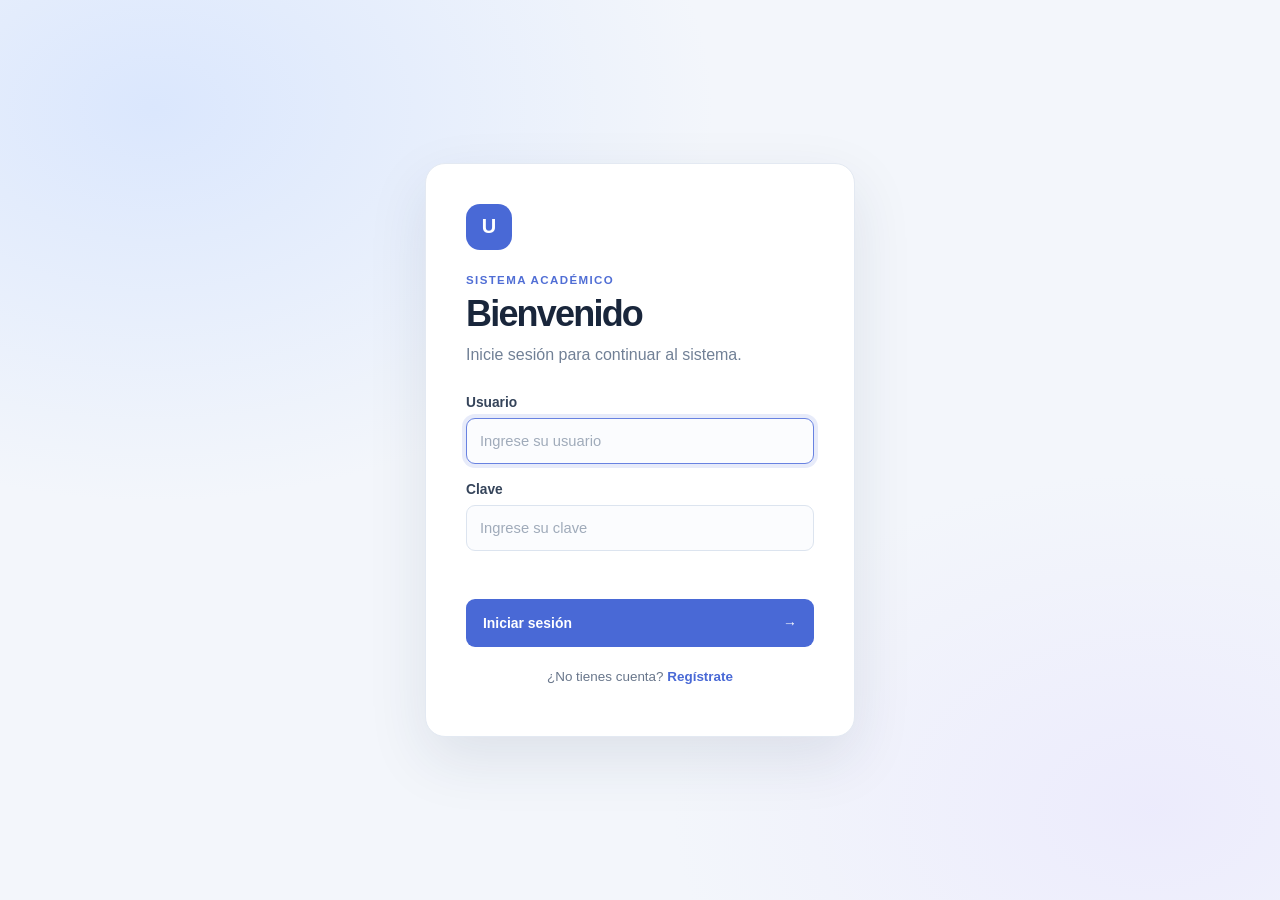
<file: login.html>
<!doctype html>
<html lang="es">
<head>
    <meta charset="utf-8">
    <meta name="viewport" content="width=device-width, initial-scale=1">
    <title>Iniciar sesión</title>
    <link rel="stylesheet" href="/auth.css">
</head>
<body class="auth-page">
    <main class="auth-card">
        <div class="brand-mark" aria-hidden="true">U</div>
        <p class="eyebrow">Sistema académico</p>
        <h1 id="auth-title">Bienvenido</h1>
        <p id="auth-intro" class="intro">Inicie sesión para continuar al sistema.</p>

        <form id="login-form">
            <label class="field">
                <span>Usuario</span>
                <input id="login-usuario" name="usuario" type="text" autocomplete="username"
                       maxlength="35" placeholder="Ingrese su usuario" required autofocus>
            </label>
            <label class="field">
                <span>Clave</span>
                <input name="clave" type="password" autocomplete="current-password"
                       maxlength="35" placeholder="Ingrese su clave" required>
            </label>
            <p id="login-message" class="form-message" role="status" aria-live="polite"></p>
            <button id="login-button" type="submit">Iniciar sesión <span aria-hidden="true">→</span></button>
            <button id="show-register" class="auth-switch" type="button">
                ¿No tienes cuenta? <strong>Regístrate</strong>
            </button>
        </form>

        <form id="register-form" hidden>
            <label class="field">
                <span>Usuario</span>
                <input name="usuario" type="text" autocomplete="username"
                       maxlength="35" placeholder="Elija un nombre de usuario" required>
            </label>
            <label class="field">
                <span>Nombre completo</span>
                <input name="nombre" type="text" autocomplete="name"
                       maxlength="85" placeholder="Nombre y apellidos" required>
            </label>
            <label class="field">
                <span>Dirección</span>
                <input name="direccion" type="text" autocomplete="street-address"
                       maxlength="100" placeholder="Dirección" required>
            </label>
            <label class="field">
                <span>Teléfono <small>8 dígitos</small></span>
                <input name="telefono" type="tel" inputmode="tel"
                       pattern="[0-9]{4}-?[0-9]{4}" maxlength="9"
                       placeholder="Ej. 3883-8383" required>
            </label>
            <label class="field">
                <span>Clave <small>Entre 8 y 35 caracteres</small></span>
                <input name="clave" type="password" autocomplete="new-password"
                       minlength="8" maxlength="35" placeholder="Elija una clave" required>
            </label>
            <p id="register-message" class="form-message" role="status" aria-live="polite"></p>
            <button id="register-button" type="submit">Crear cuenta <span aria-hidden="true">→</span></button>
            <button id="show-login" class="auth-switch" type="button">
                ¿Ya tienes cuenta? <strong>Inicia sesión</strong>
            </button>
        </form>
    </main>

    <script>
        const loginForm = document.querySelector("#login-form");
        const registerForm = document.querySelector("#register-form");
        const loginMessage = document.querySelector("#login-message");
        const registerMessage = document.querySelector("#register-message");
        const title = document.querySelector("#auth-title");
        const intro = document.querySelector("#auth-intro");
        const loginButton = document.querySelector("#login-button");
        const registerButton = document.querySelector("#register-button");

        function showLogin() {
            loginForm.hidden = false;
            registerForm.hidden = true;
            title.textContent = "Bienvenido";
            intro.textContent = "Inicie sesión para continuar al sistema.";
            loginMessage.textContent = "";
            loginMessage.classList.remove("error");
            document.querySelector("#login-usuario").focus();
        }

        function showRegister() {
            loginForm.hidden = true;
            registerForm.hidden = false;
            title.textContent = "Crear cuenta";
            intro.textContent = "Complete sus datos para registrarse en el sistema.";
            loginMessage.textContent = "";
            registerMessage.textContent = "";
            registerMessage.classList.remove("error");
            registerForm.elements.usuario.focus();
        }

        document.querySelector("#show-register").addEventListener("click", showRegister);
        document.querySelector("#show-login").addEventListener("click", showLogin);

        loginForm.addEventListener("submit", async (event) => {
            event.preventDefault();
            loginMessage.textContent = "";
            loginMessage.classList.remove("error");
            loginButton.disabled = true;

            try {
                const response = await fetch("/api/login", {
                    method: "POST",
                    headers: { "Content-Type": "application/json" },
                    body: JSON.stringify(Object.fromEntries(new FormData(loginForm))),
                });
                const result = await response.json();
                if (!response.ok || !result.ok) {
                    loginMessage.textContent = result.msg || "No fue posible iniciar sesión.";
                    loginMessage.classList.add("error");
                    return;
                }
                window.location.assign("/usuarios.html");
            } catch (error) {
                loginMessage.textContent = "No se pudo conectar con el servidor. Intente de nuevo.";
                loginMessage.classList.add("error");
                console.error("Error al iniciar sesión:", error);
            } finally {
                loginButton.disabled = false;
            }
        });

        registerForm.addEventListener("submit", async (event) => {
            event.preventDefault();
            registerMessage.textContent = "";
            registerMessage.classList.remove("error");
            registerButton.disabled = true;

            try {
                const response = await fetch("/api/registro", {
                    method: "POST",
                    headers: { "Content-Type": "application/json" },
                    body: JSON.stringify(Object.fromEntries(new FormData(registerForm))),
                });
                const result = await response.json();
                if (!response.ok || !result.ok) {
                    registerMessage.textContent = result.msg || "No fue posible crear la cuenta.";
                    registerMessage.classList.add("error");
                    return;
                }

                const usuario = registerForm.elements.usuario.value.trim();
                registerForm.reset();
                showLogin();
                document.querySelector("#login-usuario").value = usuario;
                loginMessage.textContent = result.msg;
            } catch (error) {
                registerMessage.textContent = "No se pudo conectar con el servidor. Intente de nuevo.";
                registerMessage.classList.add("error");
                console.error("Error al registrar usuario:", error);
            } finally {
                registerButton.disabled = false;
            }
        });
    </script>
</body>
</html>
</file>
<file: auth.css>
:root {
    color-scheme: light;
    font-family: "Segoe UI", Arial, sans-serif;
    color: #19263b;
    background: #f3f6fb;
    font-synthesis: none;
    text-rendering: optimizeLegibility;
}

* {
    box-sizing: border-box;
}

body {
    min-width: 320px;
    min-height: 100vh;
    margin: 0;
    background:
        radial-gradient(ellipse at 12% 12%, rgb(198 218 255 / 54%), transparent 35rem),
        radial-gradient(ellipse at 90% 90%, rgb(225 218 255 / 38%), transparent 30rem),
        #f3f6fb;
}

.auth-page {
    display: grid;
    align-items: center;
    justify-items: center;
    padding: 28px 16px;
}

.auth-card {
    width: min(100%, 430px);
    padding: 40px;
    border: 1px solid #e3e9f2;
    border-radius: 20px;
    background: #fff;
    box-shadow: 0 22px 60px rgb(32 50 80 / 10%);
}

.brand-mark,
.wordmark span {
    display: grid;
    align-items: center;
    justify-items: center;
    background: #4969d6;
    color: #fff;
    font-weight: 800;
}

.brand-mark {
    width: 46px;
    height: 46px;
    margin-bottom: 24px;
    border-radius: 14px;
    font-size: 1.25rem;
}

.eyebrow {
    margin: 0 0 7px;
    color: #506ed5;
    font-size: 0.72rem;
    font-weight: 700;
    letter-spacing: 0.12em;
    text-transform: uppercase;
}

h1,
h2,
p {
    margin-top: 0;
}

h1 {
    margin-bottom: 8px;
    font-size: clamp(1.8rem, 5vw, 2.25rem);
    letter-spacing: -0.05em;
}

.intro,
.footnote,
.page-heading > div > p:last-child,
.panel-heading p {
    color: #718096;
    line-height: 1.55;
}

.intro {
    margin-bottom: 28px;
}

.field {
    display: grid;
    gap: 8px;
    margin-bottom: 18px;
    color: #35445a;
    font-size: 0.86rem;
    font-weight: 600;
}

.field small {
    margin-left: 4px;
    color: #8995a5;
    font-size: 0.75rem;
    font-weight: 400;
}

.field input,
.search-field input {
    width: 100%;
    min-height: 46px;
    padding: 0 13px;
    border: 1px solid #dce4ef;
    border-radius: 9px;
    outline: none;
    background: #fbfcfe;
    color: #19263b;
    font: inherit;
    font-size: 0.92rem;
    font-weight: 400;
    transition: border-color 150ms ease, box-shadow 150ms ease;
}

.field input::placeholder,
.search-field input::placeholder {
    color: #a0abba;
}

.field input:focus,
.search-field input:focus {
    border-color: #6882e1;
    box-shadow: 0 0 0 4px rgb(73 105 214 / 13%);
}

.button,
#login-button {
    display: inline-flex;
    min-height: 42px;
    align-items: center;
    justify-content: center;
    gap: 10px;
    padding: 0 15px;
    border: 1px solid transparent;
    border-radius: 9px;
    cursor: pointer;
    font: inherit;
    font-size: 0.87rem;
    font-weight: 700;
    transition: background 150ms ease, transform 150ms ease, border-color 150ms ease;
}

#login-button,
.button-primary {
    width: 100%;
    min-height: 48px;
    background: #4969d6;
    color: #fff;
}

#login-button {
    justify-content: space-between;
    padding: 0 16px;
}

.auth-switch {
    display: block;
    width: 100%;
    min-height: 40px;
    margin-top: 9px;
    border: 0;
    background: transparent;
    color: #68768b;
    font-size: 0.84rem;
}

.auth-switch strong {
    color: #4969d6;
}

.auth-switch:hover strong {
    text-decoration: underline;
}

#login-button:hover:not(:disabled),
.button-primary:hover:not(:disabled) {
    transform: translateY(-1px);
    background: #3c5bc4;
}

.button-quiet {
    border-color: #e1e7f0;
    background: #fff;
    color: #47566d;
}

.button-quiet:hover {
    background: #f5f7fb;
}

.button-danger {
    border-color: #f2d8dc;
    background: #fff8f8;
    color: #b33d4c;
}

.button-danger:hover {
    background: #fdecee;
}

.button-small {
    min-height: 32px;
    padding: 0 10px;
    font-size: 0.78rem;
}

button:disabled {
    cursor: wait;
    opacity: 0.68;
}

button:focus-visible {
    outline: 3px solid rgb(73 105 214 / 32%);
    outline-offset: 3px;
}

.form-message {
    min-height: 22px;
    margin: 1px 0 8px;
    color: #23764e;
    font-size: 0.86rem;
}

.form-message.error,
.error {
    color: #b73746;
}

.footnote {
    margin: 22px 0 0;
    text-align: center;
    font-size: 0.79rem;
}

.topbar {
    display: flex;
    min-height: 70px;
    align-items: center;
    justify-content: space-between;
    gap: 16px;
    padding: 0 max(24px, calc((100vw - 1240px) / 2));
    border-bottom: 1px solid #e6ebf3;
    background: rgb(255 255 255 / 88%);
}

.wordmark {
    display: inline-flex;
    align-items: center;
    gap: 10px;
    color: #26344a;
    font-size: 0.92rem;
    font-weight: 700;
    text-decoration: none;
}

.wordmark span {
    width: 34px;
    height: 34px;
    border-radius: 10px;
}

.content {
    width: min(100% - 40px, 1240px);
    margin: 38px auto;
}

.page-heading {
    display: flex;
    align-items: end;
    justify-content: space-between;
    margin-bottom: 24px;
}

.page-heading h1 {
    margin-bottom: 5px;
    font-size: 2rem;
}

.page-heading > div > p:last-child {
    margin-bottom: 0;
}

.workspace {
    display: grid;
    grid-template-columns: minmax(280px, 350px) minmax(0, 1fr);
    align-items: start;
    gap: 20px;
}

.panel {
    min-width: 0;
    padding: 24px;
    border: 1px solid #e2e8f1;
    border-radius: 15px;
    background: #fff;
    box-shadow: 0 10px 30px rgb(34 54 88 / 5%);
}

.panel-heading {
    display: flex;
    align-items: start;
    justify-content: space-between;
    gap: 18px;
    margin-bottom: 21px;
}

.panel-heading h2 {
    margin: 0 0 5px;
    font-size: 1.1rem;
    letter-spacing: -0.02em;
}

.panel-heading p {
    margin: 0;
    font-size: 0.83rem;
}

.panel .field:last-of-type {
    margin-bottom: 8px;
}

.form-actions {
    display: flex;
    flex-wrap: wrap;
    gap: 9px;
}

.form-actions .button-primary {
    width: auto;
}

[hidden] {
    display: none !important;
}

.search-field {
    width: min(100%, 230px);
}

.search-field input {
    min-height: 40px;
}

.table-scroll {
    overflow-x: auto;
}

table {
    width: 100%;
    border-collapse: collapse;
    text-align: left;
    font-size: 0.84rem;
}

thead {
    background: #f7f9fc;
    color: #68768b;
    font-size: 0.74rem;
    letter-spacing: 0.04em;
    text-transform: uppercase;
}

th,
td {
    padding: 12px 10px;
    border-bottom: 1px solid #edf0f5;
    vertical-align: middle;
}

th {
    white-space: nowrap;
}

td {
    color: #344258;
}

.row-actions {
    display: flex;
    gap: 6px;
}

.empty-state {
    padding: 28px 12px;
    color: #7b8798;
    text-align: center;
}

.visually-hidden {
    position: absolute;
    width: 1px;
    height: 1px;
    overflow: hidden;
    clip: rect(0, 0, 0, 0);
    white-space: nowrap;
    clip-path: inset(50%);
}

@media (max-width: 900px) {
    .workspace {
        grid-template-columns: 1fr;
    }
}

@media (max-width: 560px) {
    .auth-card {
        padding: 30px 23px;
    }

    .topbar {
        min-height: 62px;
        padding: 0 14px;
    }

    .content {
        width: min(100% - 24px, 1240px);
        margin: 24px auto;
    }

    .panel {
        padding: 18px 14px;
    }

    .user-list .panel-heading {
        flex-direction: column;
    }

    .search-field {
        width: 100%;
    }
}
</file>
